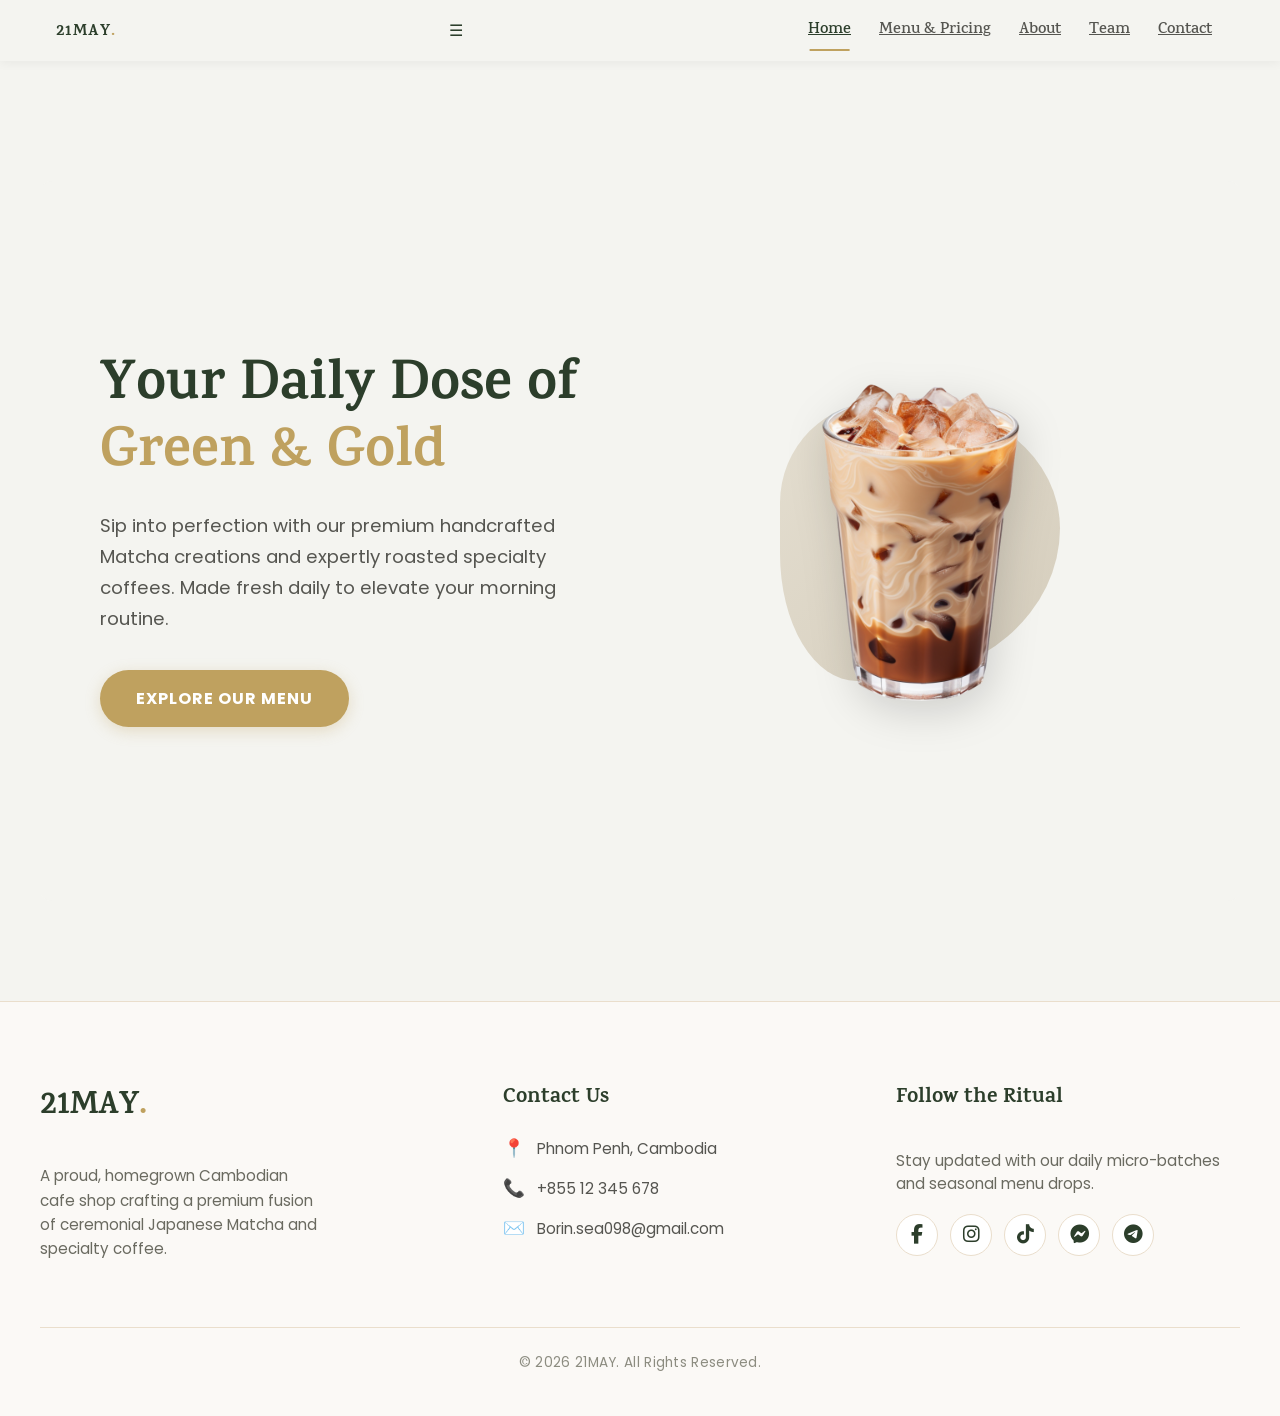
<file: index.html>
<!doctype html>
<html lang="en">
  <head>
    <title>21MAY. | Matcha & Specialty Coffee</title>
    <meta charset="UTF-8" />
    <meta name="viewport" content="width=device-width, initial-scale=1" />
    <link
      rel="icon"
      type="image/x-icon"
      href="./images/favicon/21MAY._Logo.png"
    />
    <link
      rel="stylesheet"
      href="https://cdnjs.cloudflare.com/ajax/libs/font-awesome/6.4.2/css/all.min.css"
    />
    <link rel="stylesheet" href="https://www.w3schools.com/w3css/5/w3.css" />
    <link
      rel="stylesheet"
      href="https://fonts.googleapis.com/css?family=Karma"
    />
    <link rel="stylesheet" href="./css/style.css" />
  </head>
  <body class="creamy">
    <nav
      class="w3-sidebar w3-bar-block w3-card w3-top w3-xlarge w3-animate-left w3-hide-medium w3-hide-large custom-sidebar"
      id="mySidebar"
    >
      <a
        href="javascript:void(0)"
        onclick="w3_close()"
        class="w3-bar-item w3-button sidebar-close-btn"
      >
        Close &times;
      </a>
      <a
        href="index.html"
        onclick="w3_close()"
        class="w3-bar-item w3-button sidebar-link"
        >Home</a
      >
      <a
        href="menuPricing.html"
        onclick="w3_close()"
        class="w3-bar-item w3-button sidebar-link"
        >Menu & Pricing</a
      >
      <a
        href="about.html"
        onclick="w3_close()"
        class="w3-bar-item w3-button sidebar-link"
        >About</a
      >
      <a
        href="team.html"
        onclick="w3_close()"
        class="w3-bar-item w3-button sidebar-link"
        >Team</a
      >
      <a
        href="contact.html"
        onclick="w3_close()"
        class="w3-bar-item w3-button sidebar-link"
        >Contact</a
      >
    </nav>

    <div class="w3-top main-navbar">
      <div class="w3-xlarge navbar-container">
        <div class="logo-wrapper">
          <a href="index.html" class="logo-text"
            >21MAY<span class="logo-dot">.</span></a
          >
        </div>

        <div
          class="w3-button w3-hide-medium w3-hide-large nav-mobile-toggle"
          onclick="w3_open()"
        >
          ☰
        </div>

        <div class="w3-hide-small nav-links-container">
          <a
            href="index.html"
            class="w3-bar-item w3-button w3-medium custom-nav-link active-nav"
            >Home</a
          >
          <a
            href="menuPricing.html"
            class="w3-bar-item w3-button w3-medium custom-nav-link"
            >Menu & Pricing</a
          >
          <a
            href="about.html"
            class="w3-bar-item w3-button w3-medium custom-nav-link"
            >About</a
          >
          <a
            href="team.html"
            class="w3-bar-item w3-button w3-medium custom-nav-link"
            >Team</a
          >
          <a
            href="contact.html"
            class="w3-bar-item w3-button w3-medium custom-nav-link"
            >Contact</a
          >
        </div>
      </div>
    </div>

    <main>
      <div class="hero-wrapper">
        <section class="hero">
          <div class="hero-left">
            <h1 class="hero-title">
              Your Daily Dose of<br /><span class="text-accent"
                >Green & Gold</span
              >
            </h1>
            <p class="hero-description">
              Sip into perfection with our premium handcrafted Matcha creations
              and expertly roasted specialty coffees. Made fresh daily to
              elevate your morning routine.
            </p>
            <a href="menuPricing.html" class="hero-button">Explore Our Menu</a>
          </div>
          <div class="hero-right">
            <div class="img-container">
              <div class="img-backdrop"></div>
              <img
                src="./images/coffee/Iced-Coffee.png"
                alt="Signature Iced Coffee"
              />
            </div>
          </div>
        </section>
      </div>
    </main>

    <footer class="site-footer">
      <div class="footer-container">
        <div class="footer-column brand-info">
          <a href="index.html" class="footer-logo"
            >21MAY<span class="logo-dot">.</span></a
          >
          <p class="footer-tagline">
            A proud, homegrown Cambodian cafe shop crafting a premium fusion of
            ceremonial Japanese Matcha and specialty coffee.
          </p>
        </div>

        <div class="footer-column contact-details">
          <h4 class="footer-heading">Contact Us</h4>
          <ul class="footer-links-list">
            <li>
              <span class="contact-icon">📍</span>
              <span class="contact-text">Phnom Penh, Cambodia</span>
            </li>
            <li>
              <span class="contact-icon">📞</span>
              <a href="tel:+85512345678" class="contact-link"
                >+855 12 345 678</a
              >
            </li>
            <li>
              <span class="contact-icon">✉️</span>
              <a href="mailto:Borin.sea098@gmail.com" class="contact-link"
                >Borin.sea098@gmail.com</a
              >
            </li>
          </ul>
        </div>

        <div class="footer-column social-connect">
          <h4 class="footer-heading">Follow the Ritual</h4>
          <p class="social-description">
            Stay updated with our daily micro-batches and seasonal menu drops.
          </p>
          <div class="social-icons-grid">
            <a href="#" class="social-btn" aria-label="Facebook"
              ><i class="fa-brands fa-facebook-f social-icon-img"></i
            ></a>
            <a href="#" class="social-btn" aria-label="Instagram"
              ><i class="fa-brands fa-instagram social-icon-img"></i
            ></a>
            <a href="#" class="social-btn" aria-label="TikTok"
              ><i class="fa-brands fa-tiktok social-icon-img"></i
            ></a>
            <a href="#" class="social-btn" aria-label="Messenger"
              ><i class="fa-brands fa-facebook-messenger social-icon-img"></i
            ></a>
            <a href="#" class="social-btn" aria-label="Telegram"
              ><i class="fa-brands fa-telegram social-icon-img"></i
            ></a>
          </div>
        </div>
      </div>

      <hr class="footer-divider" />
      <div class="footer-bottom">
        <p class="copyright-text">&copy; 2026 21MAY. All Rights Reserved.</p>
      </div>
    </footer>

    <script>
      function w3_open() {
        document.getElementById("mySidebar").style.display = "block";
      }
      function w3_close() {
        document.getElementById("mySidebar").style.display = "none";
      }
    </script>
  </body>
</html>
</file>
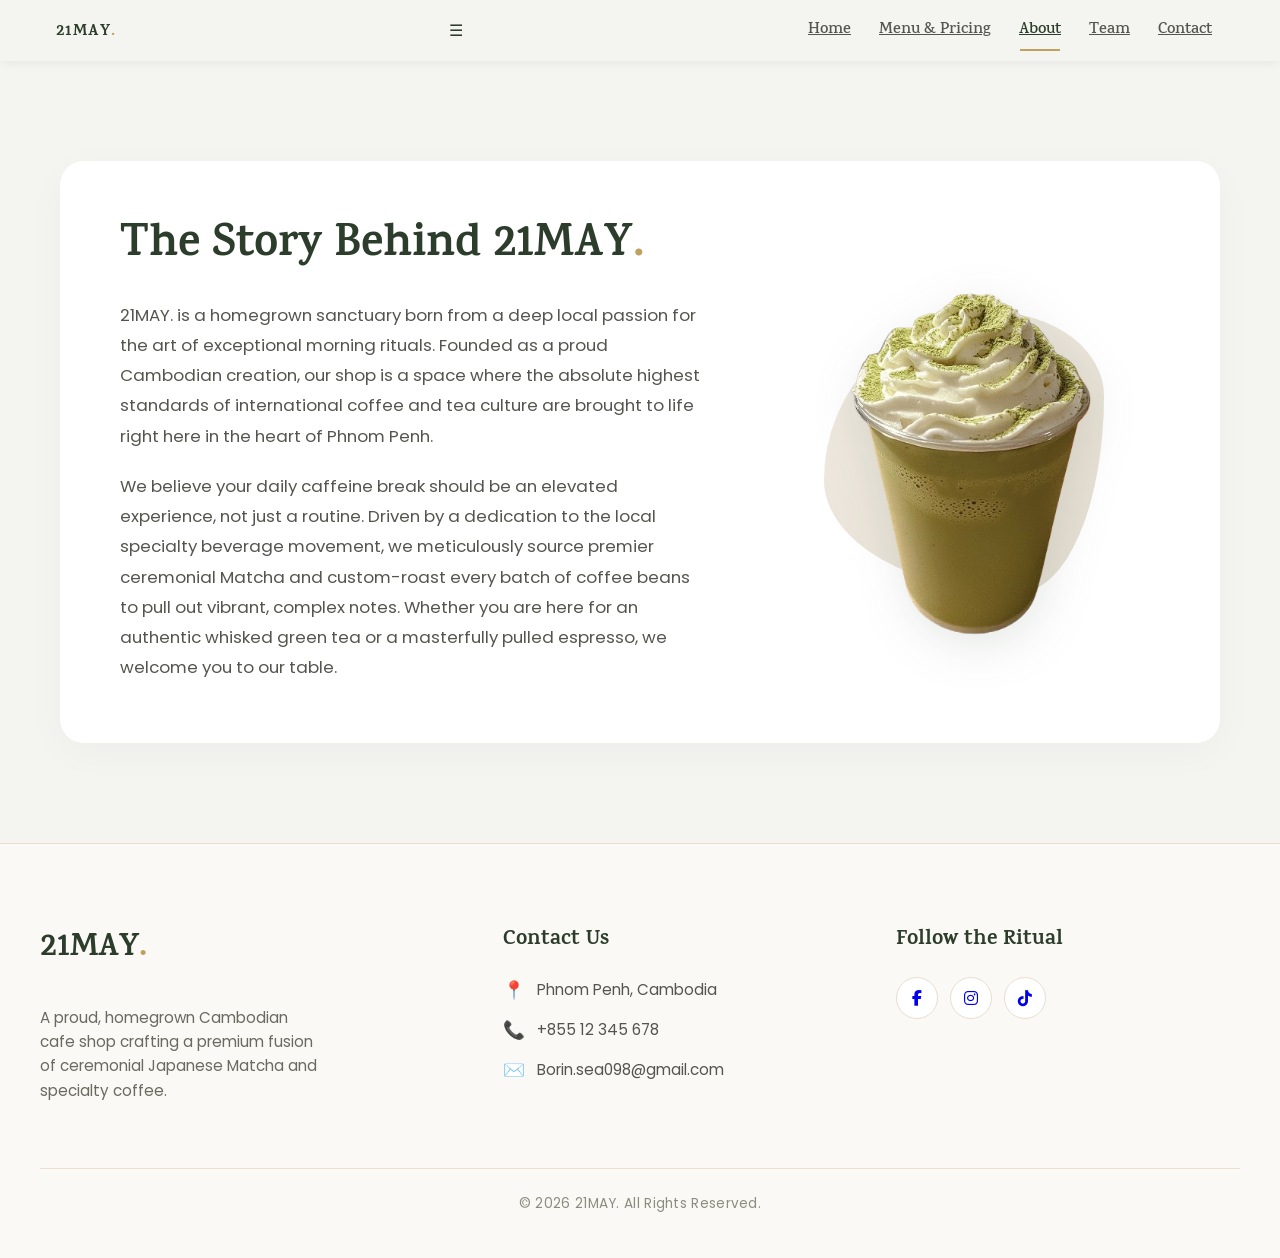
<file: about.html>
<!doctype html>
<html lang="en">
  <head>
    <title>21MAY. | About Us</title>
    <meta charset="UTF-8" />
    <meta name="viewport" content="width=device-width, initial-scale=1" />
    <link
      rel="icon"
      type="image/x-icon"
      href="./images/favicon/21MAY._Logo.png"
    />
    <link
      rel="stylesheet"
      href="https://cdnjs.cloudflare.com/ajax/libs/font-awesome/6.4.2/css/all.min.css"
    />
    <link rel="stylesheet" href="https://www.w3schools.com/w3css/5/w3.css" />
    <link
      rel="stylesheet"
      href="https://fonts.googleapis.com/css?family=Karma"
    />
    <link rel="stylesheet" href="./css/style.css" />
  </head>
  <body class="creamy">
    <nav
      class="w3-sidebar w3-bar-block w3-card w3-top w3-xlarge w3-animate-left w3-hide-medium w3-hide-large custom-sidebar"
      id="mySidebar"
    >
      <a
        href="javascript:void(0)"
        onclick="w3_close()"
        class="w3-bar-item w3-button sidebar-close-btn"
        >Close &times;</a
      >
      <a
        href="index.html"
        onclick="w3_close()"
        class="w3-bar-item w3-button sidebar-link"
        >Home</a
      >
      <a
        href="menuPricing.html"
        onclick="w3_close()"
        class="w3-bar-item w3-button sidebar-link"
        >Menu & Pricing</a
      >
      <a
        href="about.html"
        onclick="w3_close()"
        class="w3-bar-item w3-button sidebar-link"
        >About</a
      >
      <a
        href="team.html"
        onclick="w3_close()"
        class="w3-bar-item w3-button sidebar-link"
        >Team</a
      >
      <a
        href="contact.html"
        onclick="w3_close()"
        class="w3-bar-item w3-button sidebar-link"
        >Contact</a
      >
    </nav>

    <div class="w3-top main-navbar">
      <div class="w3-xlarge navbar-container">
        <div class="logo-wrapper">
          <a href="index.html" class="logo-text"
            >21MAY<span class="logo-dot">.</span></a
          >
        </div>
        <div
          class="w3-button w3-hide-medium w3-hide-large nav-mobile-toggle"
          onclick="w3_open()"
        >
          ☰
        </div>
        <div class="w3-hide-small nav-links-container">
          <a
            href="index.html"
            class="w3-bar-item w3-button w3-medium custom-nav-link"
            >Home</a
          >
          <a
            href="menuPricing.html"
            class="w3-bar-item w3-button w3-medium custom-nav-link"
            >Menu & Pricing</a
          >
          <a
            href="about.html"
            class="w3-bar-item w3-button w3-medium custom-nav-link active-nav"
            >About</a
          >
          <a
            href="team.html"
            class="w3-bar-item w3-button w3-medium custom-nav-link"
            >Team</a
          >
          <a
            href="contact.html"
            class="w3-bar-item w3-button w3-medium custom-nav-link"
            >Contact</a
          >
        </div>
      </div>
    </div>

    <main>
      <section class="about-section">
        <div class="about-container">
          <div class="about-content">
            <h2 class="about-title">
              The Story Behind 21MAY<span class="text-accent">.</span>
            </h2>
            <p class="about-description">
              21MAY. is a homegrown sanctuary born from a deep local passion for
              the art of exceptional morning rituals. Founded as a proud
              Cambodian creation, our shop is a space where the absolute highest
              standards of international coffee and tea culture are brought to
              life right here in the heart of Phnom Penh.
            </p>
            <p class="about-description">
              We believe your daily caffeine break should be an elevated
              experience, not just a routine. Driven by a dedication to the
              local specialty beverage movement, we meticulously source premier
              ceremonial Matcha and custom-roast every batch of coffee beans to
              pull out vibrant, complex notes. Whether you are here for an
              authentic whisked green tea or a masterfully pulled espresso, we
              welcome you to our table.
            </p>
          </div>
          <div class="about-image-wrapper">
            <div class="about-img-container">
              <div class="about-img-backdrop"></div>
              <img
                src="./images/matcha/bgRemove/Matcha-Frappe-removebg-preview.png"
                alt="Signature Craft Strawberry Matcha Drink"
                class="about-item-img"
              />
            </div>
          </div>
        </div>
      </section>
    </main>

    <footer class="site-footer">
      <div class="footer-container">
        <div class="footer-column brand-info">
          <a href="index.html" class="footer-logo"
            >21MAY<span class="logo-dot">.</span></a
          >
          <p class="footer-tagline">
            A proud, homegrown Cambodian cafe shop crafting a premium fusion of
            ceremonial Japanese Matcha and specialty coffee.
          </p>
        </div>
        <div class="footer-column contact-details">
          <h4 class="footer-heading">Contact Us</h4>
          <ul class="footer-links-list">
            <li>
              <span class="contact-icon">📍</span
              ><span class="contact-text">Phnom Penh, Cambodia</span>
            </li>
            <li>
              <span class="contact-icon">📞</span
              ><a href="tel:+85512345678" class="contact-link"
                >+855 12 345 678</a
              >
            </li>
            <li>
              <span class="contact-icon">✉️</span
              ><a href="mailto:Borin.sea098@gmail.com" class="contact-link"
                >Borin.sea098@gmail.com</a
              >
            </li>
          </ul>
        </div>
        <div class="footer-column social-connect">
          <h4 class="footer-heading">Follow the Ritual</h4>
          <div class="social-icons-grid">
            <a href="#" class="social-btn"
              ><i class="fa-brands fa-facebook-f"></i
            ></a>
            <a href="#" class="social-btn"
              ><i class="fa-brands fa-instagram"></i
            ></a>
            <a href="#" class="social-btn"
              ><i class="fa-brands fa-tiktok"></i
            ></a>
          </div>
        </div>
      </div>
      <hr class="footer-divider" />
      <div class="footer-bottom">
        <p class="copyright-text">&copy; 2026 21MAY. All Rights Reserved.</p>
      </div>
    </footer>

    <script>
      function w3_open() {
        document.getElementById("mySidebar").style.display = "block";
      }
      function w3_close() {
        document.getElementById("mySidebar").style.display = "none";
      }
    </script>
  </body>
</html>
</file>
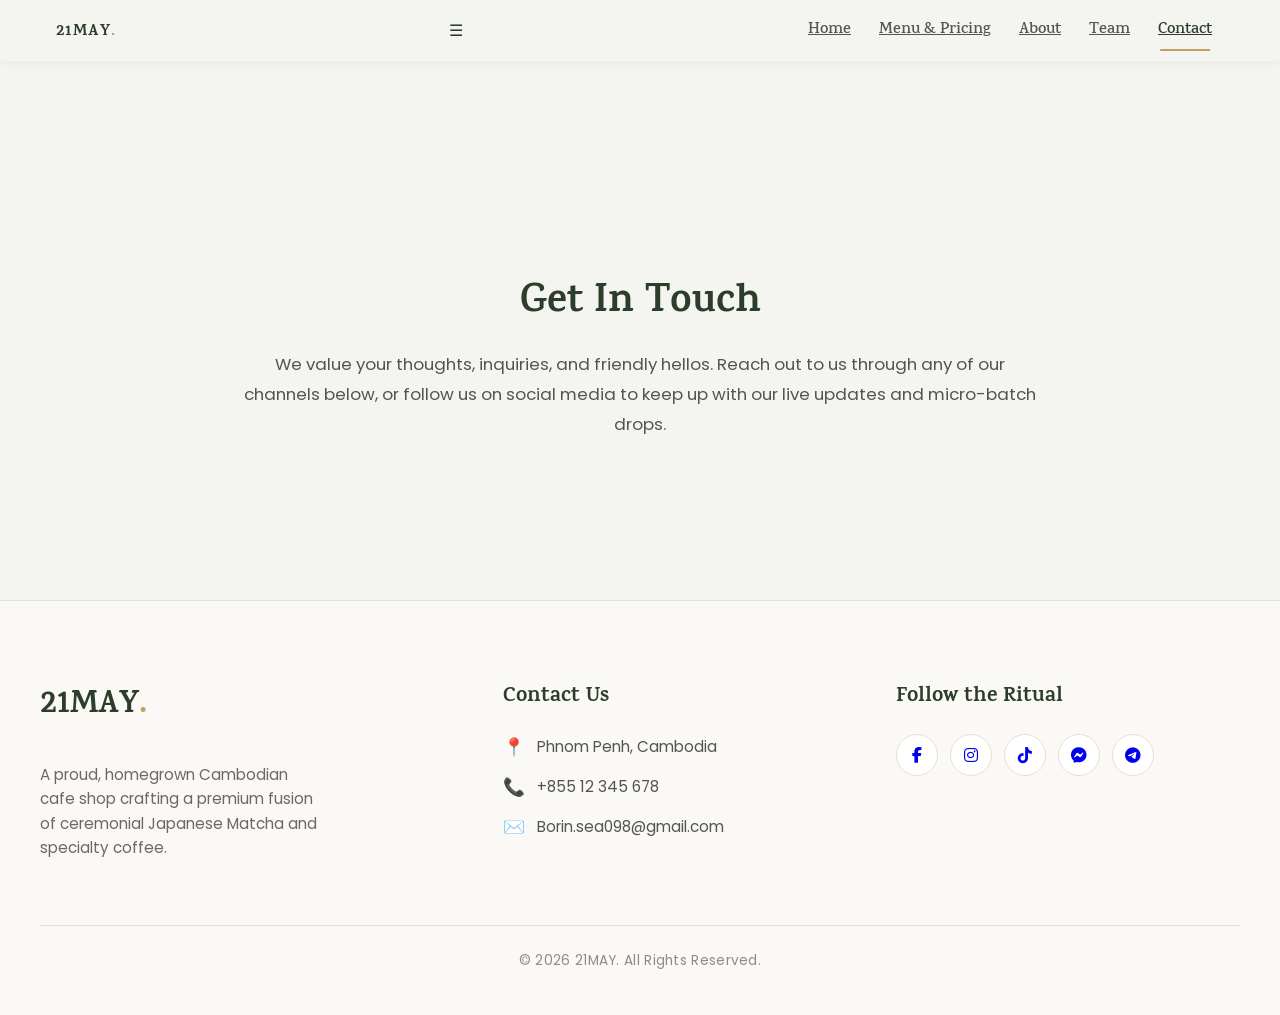
<file: contact.html>
<!doctype html>
<html lang="en">
  <head>
    <title>21MAY. | Contact Us</title>
    <meta charset="UTF-8" />
    <meta name="viewport" content="width=device-width, initial-scale=1" />
    <link
      rel="icon"
      type="image/x-icon"
      href="./images/favicon/21MAY._Logo.png"
    />
    <link
      rel="stylesheet"
      href="https://cdnjs.cloudflare.com/ajax/libs/font-awesome/6.4.2/css/all.min.css"
    />
    <link rel="stylesheet" href="https://www.w3schools.com/w3css/5/w3.css" />
    <link
      rel="stylesheet"
      href="https://fonts.googleapis.com/css?family=Karma"
    />
    <link rel="stylesheet" href="./css/style.css" />
  </head>
  <body class="creamy">
    <nav
      class="w3-sidebar w3-bar-block w3-card w3-top w3-xlarge w3-animate-left w3-hide-medium w3-hide-large custom-sidebar"
      id="mySidebar"
    >
      <a
        href="javascript:void(0)"
        onclick="w3_close()"
        class="w3-bar-item w3-button sidebar-close-btn"
        >Close &times;</a
      >
      <a
        href="index.html"
        onclick="w3_close()"
        class="w3-bar-item w3-button sidebar-link"
        >Home</a
      >
      <a
        href="menuPricing.html"
        onclick="w3_close()"
        class="w3-bar-item w3-button sidebar-link"
        >Menu & Pricing</a
      >
      <a
        href="about.html"
        onclick="w3_close()"
        class="w3-bar-item w3-button sidebar-link"
        >About</a
      >
      <a
        href="team.html"
        onclick="w3_close()"
        class="w3-bar-item w3-button sidebar-link"
        >Team</a
      >
      <a
        href="contact.html"
        onclick="w3_close()"
        class="w3-bar-item w3-button sidebar-link"
        >Contact</a
      >
    </nav>

    <div class="w3-top main-navbar">
      <div class="w3-xlarge navbar-container">
        <div class="logo-wrapper">
          <a href="index.html" class="logo-text"
            >21MAY<span class="logo-dot">.</span></a
          >
        </div>
        <div
          class="w3-button w3-hide-medium w3-hide-large nav-mobile-toggle"
          onclick="w3_open()"
        >
          ☰
        </div>
        <div class="w3-hide-small nav-links-container">
          <a
            href="index.html"
            class="w3-bar-item w3-button w3-medium custom-nav-link"
            >Home</a
          >
          <a
            href="menuPricing.html"
            class="w3-bar-item w3-button w3-medium custom-nav-link"
            >Menu & Pricing</a
          >
          <a
            href="about.html"
            class="w3-bar-item w3-button w3-medium custom-nav-link"
            >About</a
          >
          <a
            href="team.html"
            class="w3-bar-item w3-button w3-medium custom-nav-link"
            >Team</a
          >
          <a
            href="contact.html"
            class="w3-bar-item w3-button w3-medium custom-nav-link active-nav"
            >Contact</a
          >
        </div>
      </div>
    </div>

    <main>
      <section
        class="about-section"
        style="padding: 120px 20px 60px 20px; text-align: center"
      >
        <div style="max-width: 800px; margin: 0 auto">
          <h2
            class="about-title"
            style="font-size: 2.5rem; margin-bottom: 20px"
          >
            Get In Touch
          </h2>
          <p class="about-description">
            We value your thoughts, inquiries, and friendly hellos. Reach out to
            us through any of our channels below, or follow us on social media
            to keep up with our live updates and micro-batch drops.
          </p>
        </div>
      </section>
    </main>

    <footer class="site-footer">
      <div class="footer-container">
        <div class="footer-column brand-info">
          <a href="index.html" class="footer-logo"
            >21MAY<span class="logo-dot">.</span></a
          >
          <p class="footer-tagline">
            A proud, homegrown Cambodian cafe shop crafting a premium fusion of
            ceremonial Japanese Matcha and specialty coffee.
          </p>
        </div>
        <div class="footer-column contact-details">
          <h4 class="footer-heading">Contact Us</h4>
          <ul class="footer-links-list">
            <li>
              <span class="contact-icon">📍</span
              ><span class="contact-text">Phnom Penh, Cambodia</span>
            </li>
            <li>
              <span class="contact-icon">📞</span
              ><a href="tel:+85512345678" class="contact-link"
                >+855 12 345 678</a
              >
            </li>
            <li>
              <span class="contact-icon">✉️</span
              ><a href="mailto:Borin.sea098@gmail.com" class="contact-link"
                >Borin.sea098@gmail.com</a
              >
            </li>
          </ul>
        </div>
        <div class="footer-column social-connect">
          <h4 class="footer-heading">Follow the Ritual</h4>
          <div class="social-icons-grid">
            <a href="#" class="social-btn"
              ><i class="fa-brands fa-facebook-f"></i
            ></a>
            <a href="#" class="social-btn"
              ><i class="fa-brands fa-instagram"></i
            ></a>
            <a href="#" class="social-btn"
              ><i class="fa-brands fa-tiktok"></i
            ></a>
            <a href="#" class="social-btn"
              ><i class="fa-brands fa-facebook-messenger"></i
            ></a>
            <a href="#" class="social-btn"
              ><i class="fa-brands fa-telegram"></i
            ></a>
          </div>
        </div>
      </div>
      <hr class="footer-divider" />
      <div class="footer-bottom">
        <p class="copyright-text">&copy; 2026 21MAY. All Rights Reserved.</p>
      </div>
    </footer>

    <script>
      function w3_open() {
        document.getElementById("mySidebar").style.display = "block";
      }
      function w3_close() {
        document.getElementById("mySidebar").style.display = "none";
      }
    </script>
  </body>
</html>
</file>
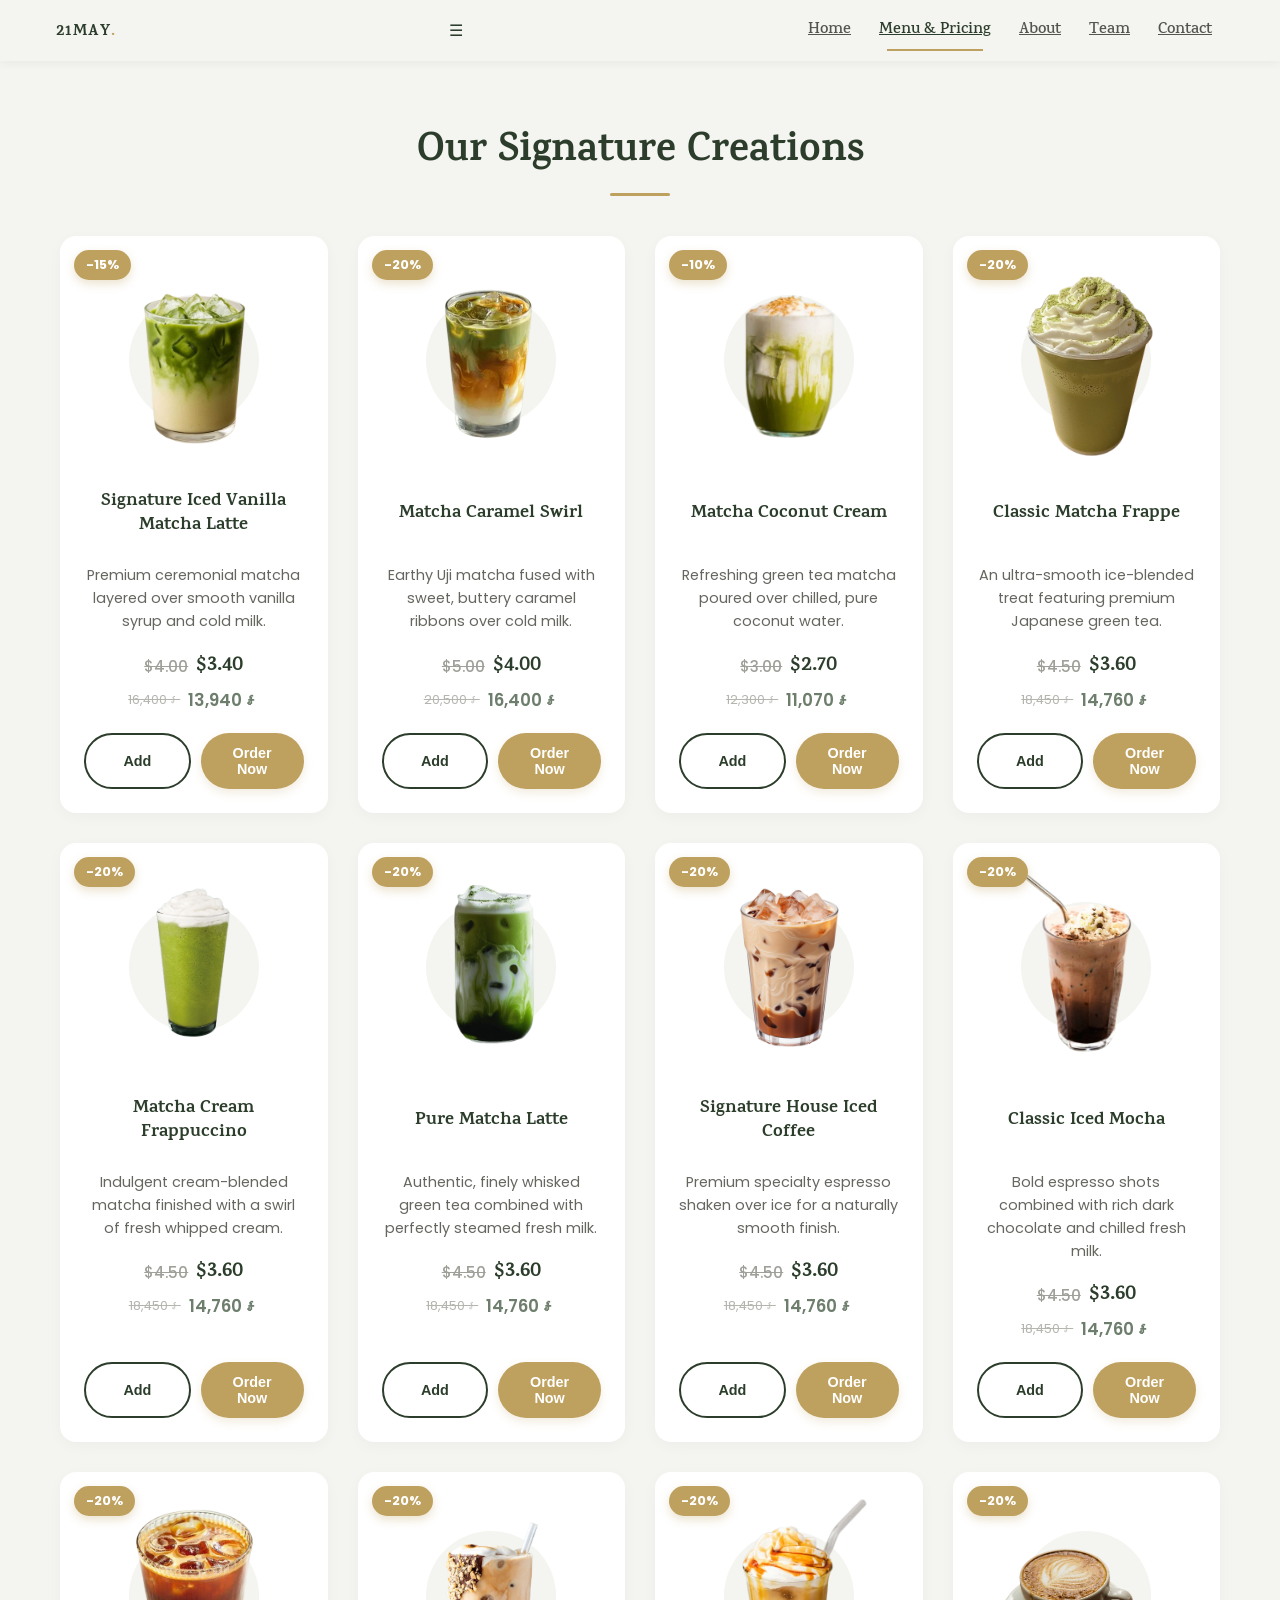
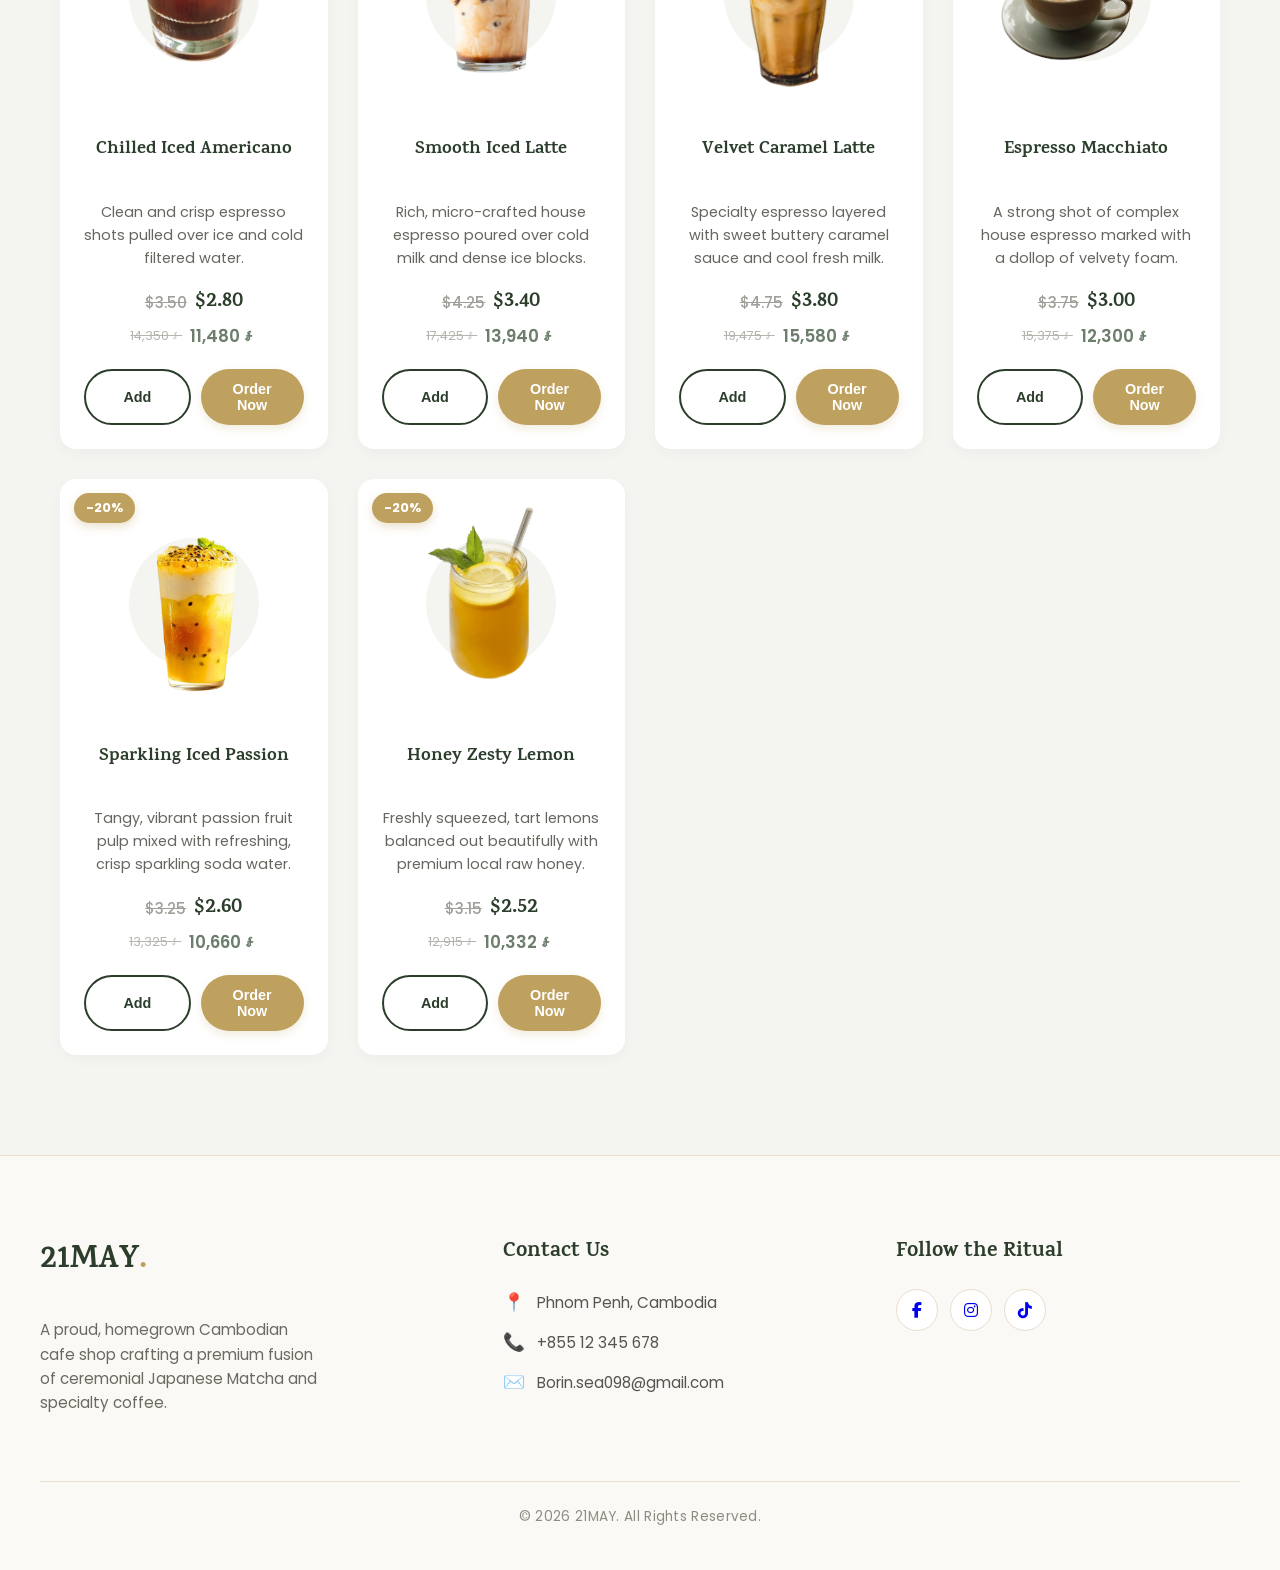
<file: menuPricing.html>
<!doctype html>
<html lang="en">
  <head>
    <title>21MAY. | Menu & Pricing</title>
    <meta charset="UTF-8" />
    <meta name="viewport" content="width=device-width, initial-scale=1" />
    <link
      rel="icon"
      type="image/x-icon"
      href="./images/favicon/21MAY._Logo.png"
    />
    <link
      rel="stylesheet"
      href="https://cdnjs.cloudflare.com/ajax/libs/font-awesome/6.4.2/css/all.min.css"
    />
    <link rel="stylesheet" href="https://www.w3schools.com/w3css/5/w3.css" />
    <link
      rel="stylesheet"
      href="https://fonts.googleapis.com/css?family=Karma"
    />
    <link rel="stylesheet" href="./css/style.css" />
  </head>
  <body class="creamy">
    <nav
      class="w3-sidebar w3-bar-block w3-card w3-top w3-xlarge w3-animate-left w3-hide-medium w3-hide-large custom-sidebar"
      id="mySidebar"
    >
      <a
        href="javascript:void(0)"
        onclick="w3_close()"
        class="w3-bar-item w3-button sidebar-close-btn"
        >Close &times;</a
      >
      <a
        href="index.html"
        onclick="w3_close()"
        class="w3-bar-item w3-button sidebar-link"
        >Home</a
      >
      <a
        href="menuPricing.html"
        onclick="w3_close()"
        class="w3-bar-item w3-button sidebar-link"
        >Menu & Pricing</a
      >
      <a
        href="about.html"
        onclick="w3_close()"
        class="w3-bar-item w3-button sidebar-link"
        >About</a
      >
      <a
        href="team.html"
        onclick="w3_close()"
        class="w3-bar-item w3-button sidebar-link"
        >Team</a
      >
      <a
        href="contact.html"
        onclick="w3_close()"
        class="w3-bar-item w3-button sidebar-link"
        >Contact</a
      >
    </nav>

    <div class="w3-top main-navbar">
      <div class="w3-xlarge navbar-container">
        <div class="logo-wrapper">
          <a href="index.html" class="logo-text"
            >21MAY<span class="logo-dot">.</span></a
          >
        </div>
        <div
          class="w3-button w3-hide-medium w3-hide-large nav-mobile-toggle"
          onclick="w3_open()"
        >
          ☰
        </div>
        <div class="w3-hide-small nav-links-container">
          <a
            href="index.html"
            class="w3-bar-item w3-button w3-medium custom-nav-link"
            >Home</a
          >
          <a
            href="menuPricing.html"
            class="w3-bar-item w3-button w3-medium custom-nav-link active-nav"
            >Menu & Pricing</a
          >
          <a
            href="about.html"
            class="w3-bar-item w3-button w3-medium custom-nav-link"
            >About</a
          >
          <a
            href="team.html"
            class="w3-bar-item w3-button w3-medium custom-nav-link"
            >Team</a
          >
          <a
            href="contact.html"
            class="w3-bar-item w3-button w3-medium custom-nav-link"
            >Contact</a
          >
        </div>
      </div>
    </div>

    <main>
      <section class="menu-section">
        <div class="menu-container">
          <h2 class="menu-title">Our Signature Creations</h2>
          <div class="menu-grid">
            <div class="menu-item">
              <div class="menu-img-container">
                <span class="menu-discount-badge">-15%</span>
                <div class="menu-img-backdrop"></div>
                <img
                  src="./images/matcha/bgRemove/Iced-Vanilla-Matcha-Latte-removebg-preview.png"
                  alt="Signature Iced Vanilla Matcha Latte"
                  class="menu-item-img"
                />
              </div>
              <div class="menu-title-group">
                <h5 class="menu-item-title">
                  Signature Iced Vanilla Matcha Latte
                </h5>
              </div>
              <p class="menu-item-description">
                Premium ceremonial matcha layered over smooth vanilla syrup and
                cold milk.
              </p>
              <div class="menu-price-container">
                <div class="price-row us-price">
                  <span class="old-price">$4.00</span
                  ><span class="current-price">$3.40</span>
                </div>
                <div class="price-row kh-price">
                  <span class="old-price-kh">16,400៛</span
                  ><span class="current-price-kh">13,940៛</span>
                </div>
              </div>
              <div class="menu-item-buttons">
                <button class="btn-add">Add</button
                ><button class="btn-order">Order Now</button>
              </div>
            </div>

            <div class="menu-item">
              <div class="menu-img-container">
                <span class="menu-discount-badge">-20%</span>
                <div class="menu-img-backdrop"></div>
                <img
                  src="./images/matcha/bgRemove/Matcha-Caramel-2-removebg-preview.png"
                  alt="Matcha Caramel"
                  class="menu-item-img"
                />
              </div>
              <div class="menu-title-group">
                <h5 class="menu-item-title">Matcha Caramel Swirl</h5>
              </div>
              <p class="menu-item-description">
                Earthy Uji matcha fused with sweet, buttery caramel ribbons over
                cold milk.
              </p>
              <div class="menu-price-container">
                <div class="price-row us-price">
                  <span class="old-price">$5.00</span
                  ><span class="current-price">$4.00</span>
                </div>
                <div class="price-row kh-price">
                  <span class="old-price-kh">20,500៛</span
                  ><span class="current-price-kh">16,400៛</span>
                </div>
              </div>
              <div class="menu-item-buttons">
                <button class="btn-add">Add</button
                ><button class="btn-order">Order Now</button>
              </div>
            </div>

            <div class="menu-item">
              <div class="menu-img-container">
                <span class="menu-discount-badge">-10%</span>
                <div class="menu-img-backdrop"></div>
                <img
                  src="./images/matcha/bgRemove/Matcha-Coconut-Cream-removebg-preview.png"
                  alt="Matcha Coconut Cream"
                  class="menu-item-img"
                />
              </div>
              <div class="menu-title-group">
                <h5 class="menu-item-title">Matcha Coconut Cream</h5>
              </div>
              <p class="menu-item-description">
                Refreshing green tea matcha poured over chilled, pure coconut
                water.
              </p>
              <div class="menu-price-container">
                <div class="price-row us-price">
                  <span class="old-price">$3.00</span
                  ><span class="current-price">$2.70</span>
                </div>
                <div class="price-row kh-price">
                  <span class="old-price-kh">12,300៛</span
                  ><span class="current-price-kh">11,070៛</span>
                </div>
              </div>
              <div class="menu-item-buttons">
                <button class="btn-add">Add</button
                ><button class="btn-order">Order Now</button>
              </div>
            </div>

            <div class="menu-item">
              <div class="menu-img-container">
                <span class="menu-discount-badge">-20%</span>
                <div class="menu-img-backdrop"></div>
                <img
                  src="./images/matcha/bgRemove/Matcha-Frappe-removebg-preview.png"
                  alt="Classic Matcha Frappe"
                  class="menu-item-img"
                />
              </div>
              <div class="menu-title-group">
                <h5 class="menu-item-title">Classic Matcha Frappe</h5>
              </div>
              <p class="menu-item-description">
                An ultra-smooth ice-blended treat featuring premium Japanese
                green tea.
              </p>
              <div class="menu-price-container">
                <div class="price-row us-price">
                  <span class="old-price">$4.50</span
                  ><span class="current-price">$3.60</span>
                </div>
                <div class="price-row kh-price">
                  <span class="old-price-kh">18,450៛</span
                  ><span class="current-price-kh">14,760៛</span>
                </div>
              </div>
              <div class="menu-item-buttons">
                <button class="btn-add">Add</button
                ><button class="btn-order">Order Now</button>
              </div>
            </div>

            <div class="menu-item">
              <div class="menu-img-container">
                <span class="menu-discount-badge">-20%</span>
                <div class="menu-img-backdrop"></div>
                <img
                  src="./images/matcha/bgRemove/Matcha-Cream-Frappuccino-removebg-preview.png"
                  alt="Matcha Cream Frappuccino"
                  class="menu-item-img"
                />
              </div>
              <div class="menu-title-group">
                <h5 class="menu-item-title">Matcha Cream Frappuccino</h5>
              </div>
              <p class="menu-item-description">
                Indulgent cream-blended matcha finished with a swirl of fresh
                whipped cream.
              </p>
              <div class="menu-price-container">
                <div class="price-row us-price">
                  <span class="old-price">$4.50</span
                  ><span class="current-price">$3.60</span>
                </div>
                <div class="price-row kh-price">
                  <span class="old-price-kh">18,450៛</span
                  ><span class="current-price-kh">14,760៛</span>
                </div>
              </div>
              <div class="menu-item-buttons">
                <button class="btn-add">Add</button
                ><button class="btn-order">Order Now</button>
              </div>
            </div>

            <div class="menu-item">
              <div class="menu-img-container">
                <span class="menu-discount-badge">-20%</span>
                <div class="menu-img-backdrop"></div>
                <img
                  src="./images/matcha/bgRemove/Matcha-Latte-2-removebg-preview.png"
                  alt="Matcha Latte"
                  class="menu-item-img"
                />
              </div>
              <div class="menu-title-group">
                <h5 class="menu-item-title">Pure Matcha Latte</h5>
              </div>
              <p class="menu-item-description">
                Authentic, finely whisked green tea combined with perfectly
                steamed fresh milk.
              </p>
              <div class="menu-price-container">
                <div class="price-row us-price">
                  <span class="old-price">$4.50</span
                  ><span class="current-price">$3.60</span>
                </div>
                <div class="price-row kh-price">
                  <span class="old-price-kh">18,450៛</span
                  ><span class="current-price-kh">14,760៛</span>
                </div>
              </div>
              <div class="menu-item-buttons">
                <button class="btn-add">Add</button
                ><button class="btn-order">Order Now</button>
              </div>
            </div>

            <div class="menu-item">
              <div class="menu-img-container">
                <span class="menu-discount-badge">-20%</span>
                <div class="menu-img-backdrop"></div>
                <img
                  src="./images/coffee/Iced-Coffee.png"
                  alt="Signature House Iced Coffee"
                  class="menu-item-img"
                />
              </div>
              <div class="menu-title-group">
                <h5 class="menu-item-title">Signature House Iced Coffee</h5>
              </div>
              <p class="menu-item-description">
                Premium specialty espresso shaken over ice for a naturally
                smooth finish.
              </p>
              <div class="menu-price-container">
                <div class="price-row us-price">
                  <span class="old-price">$4.50</span
                  ><span class="current-price">$3.60</span>
                </div>
                <div class="price-row kh-price">
                  <span class="old-price-kh">18,450៛</span
                  ><span class="current-price-kh">14,760៛</span>
                </div>
              </div>
              <div class="menu-item-buttons">
                <button class="btn-add">Add</button
                ><button class="btn-order">Order Now</button>
              </div>
            </div>

            <div class="menu-item">
              <div class="menu-img-container">
                <span class="menu-discount-badge">-20%</span>
                <div class="menu-img-backdrop"></div>
                <img
                  src="./images/coffee/bgRemove/Iced-Mocha-removebg-preview.png"
                  alt="Classic Iced Mocha"
                  class="menu-item-img"
                />
              </div>
              <div class="menu-title-group">
                <h5 class="menu-item-title">Classic Iced Mocha</h5>
              </div>
              <p class="menu-item-description">
                Bold espresso shots combined with rich dark chocolate and
                chilled fresh milk.
              </p>
              <div class="menu-price-container">
                <div class="price-row us-price">
                  <span class="old-price">$4.50</span
                  ><span class="current-price">$3.60</span>
                </div>
                <div class="price-row kh-price">
                  <span class="old-price-kh">18,450៛</span
                  ><span class="current-price-kh">14,760៛</span>
                </div>
              </div>
              <div class="menu-item-buttons">
                <button class="btn-add">Add</button
                ><button class="btn-order">Order Now</button>
              </div>
            </div>

            <div class="menu-item">
              <div class="menu-img-container">
                <span class="menu-discount-badge">-20%</span>
                <div class="menu-img-backdrop"></div>
                <img
                  src="./images/coffee/bgRemove/Iced-Americano-removebg-preview.png"
                  alt="Chilled Iced Americano"
                  class="menu-item-img"
                />
              </div>
              <div class="menu-title-group">
                <h5 class="menu-item-title">Chilled Iced Americano</h5>
              </div>
              <p class="menu-item-description">
                Clean and crisp espresso shots pulled over ice and cold filtered
                water.
              </p>
              <div class="menu-price-container">
                <div class="price-row us-price">
                  <span class="old-price">$3.50</span
                  ><span class="current-price">$2.80</span>
                </div>
                <div class="price-row kh-price">
                  <span class="old-price-kh">14,350៛</span
                  ><span class="current-price-kh">11,480៛</span>
                </div>
              </div>
              <div class="menu-item-buttons">
                <button class="btn-add">Add</button
                ><button class="btn-order">Order Now</button>
              </div>
            </div>

            <div class="menu-item">
              <div class="menu-img-container">
                <span class="menu-discount-badge">-20%</span>
                <div class="menu-img-backdrop"></div>
                <img
                  src="./images/coffee/bgRemove/Iced-Latte-removebg-preview.png"
                  alt="Smooth Iced Latte"
                  class="menu-item-img"
                />
              </div>
              <div class="menu-title-group">
                <h5 class="menu-item-title">Smooth Iced Latte</h5>
              </div>
              <p class="menu-item-description">
                Rich, micro-crafted house espresso poured over cold milk and
                dense ice blocks.
              </p>
              <div class="menu-price-container">
                <div class="price-row us-price">
                  <span class="old-price">$4.25</span
                  ><span class="current-price">$3.40</span>
                </div>
                <div class="price-row kh-price">
                  <span class="old-price-kh">17,425៛</span
                  ><span class="current-price-kh">13,940៛</span>
                </div>
              </div>
              <div class="menu-item-buttons">
                <button class="btn-add">Add</button
                ><button class="btn-order">Order Now</button>
              </div>
            </div>

            <div class="menu-item">
              <div class="menu-img-container">
                <span class="menu-discount-badge">-20%</span>
                <div class="menu-img-backdrop"></div>
                <img
                  src="./images/coffee/bgRemove/Iced-Caramel-Latte-removebg-preview.png"
                  alt="Velvet Sweet Caramel Latte"
                  class="menu-item-img"
                />
              </div>
              <div class="menu-title-group">
                <h5 class="menu-item-title">Velvet Caramel Latte</h5>
              </div>
              <p class="menu-item-description">
                Specialty espresso layered with sweet buttery caramel sauce and
                cool fresh milk.
              </p>
              <div class="menu-price-container">
                <div class="price-row us-price">
                  <span class="old-price">$4.75</span
                  ><span class="current-price">$3.80</span>
                </div>
                <div class="price-row kh-price">
                  <span class="old-price-kh">19,475៛</span
                  ><span class="current-price-kh">15,580៛</span>
                </div>
              </div>
              <div class="menu-item-buttons">
                <button class="btn-add">Add</button
                ><button class="btn-order">Order Now</button>
              </div>
            </div>

            <div class="menu-item">
              <div class="menu-img-container">
                <span class="menu-discount-badge">-20%</span>
                <div class="menu-img-backdrop"></div>
                <img
                  src="./images/coffee/bgRemove/Espresso-Macchiato-Latte-removebg-preview.png"
                  alt="Espresso Macchiato Latte"
                  class="menu-item-img"
                />
              </div>
              <div class="menu-title-group">
                <h5 class="menu-item-title">Espresso Macchiato</h5>
              </div>
              <p class="menu-item-description">
                A strong shot of complex house espresso marked with a dollop of
                velvety foam.
              </p>
              <div class="menu-price-container">
                <div class="price-row us-price">
                  <span class="old-price">$3.75</span
                  ><span class="current-price">$3.00</span>
                </div>
                <div class="price-row kh-price">
                  <span class="old-price-kh">15,375៛</span
                  ><span class="current-price-kh">12,300៛</span>
                </div>
              </div>
              <div class="menu-item-buttons">
                <button class="btn-add">Add</button
                ><button class="btn-order">Order Now</button>
              </div>
            </div>

            <div class="menu-item">
              <div class="menu-img-container">
                <span class="menu-discount-badge">-20%</span>
                <div class="menu-img-backdrop"></div>
                <img
                  src="./images/lemon/bgRemove/Iced-Passion-removebg-preview.png"
                  alt="Sparkling Iced Passion Fruit"
                  class="menu-item-img"
                />
              </div>
              <div class="menu-title-group">
                <h5 class="menu-item-title">Sparkling Iced Passion</h5>
              </div>
              <p class="menu-item-description">
                Tangy, vibrant passion fruit pulp mixed with refreshing, crisp
                sparkling soda water.
              </p>
              <div class="menu-price-container">
                <div class="price-row us-price">
                  <span class="old-price">$3.25</span
                  ><span class="current-price">$2.60</span>
                </div>
                <div class="price-row kh-price">
                  <span class="old-price-kh">13,325៛</span
                  ><span class="current-price-kh">10,660៛</span>
                </div>
              </div>
              <div class="menu-item-buttons">
                <button class="btn-add">Add</button
                ><button class="btn-order">Order Now</button>
              </div>
            </div>

            <div class="menu-item">
              <div class="menu-img-container">
                <span class="menu-discount-badge">-20%</span>
                <div class="menu-img-backdrop"></div>
                <img
                  src="./images/lemon/bgRemove/Lemon-Juice-removebg-preview.png"
                  alt="Honey Zesty Lemon Juice"
                  class="menu-item-img"
                />
              </div>
              <div class="menu-title-group">
                <h5 class="menu-item-title">Honey Zesty Lemon</h5>
              </div>
              <p class="menu-item-description">
                Freshly squeezed, tart lemons balanced out beautifully with
                premium local raw honey.
              </p>
              <div class="menu-price-container">
                <div class="price-row us-price">
                  <span class="old-price">$3.15</span
                  ><span class="current-price">$2.52</span>
                </div>
                <div class="price-row kh-price">
                  <span class="old-price-kh">12,915៛</span
                  ><span class="current-price-kh">10,332៛</span>
                </div>
              </div>
              <div class="menu-item-buttons">
                <button class="btn-add">Add</button
                ><button class="btn-order">Order Now</button>
              </div>
            </div>
          </div>
        </div>
      </section>
    </main>

    <footer class="site-footer">
      <div class="footer-container">
        <div class="footer-column brand-info">
          <a href="index.html" class="footer-logo"
            >21MAY<span class="logo-dot">.</span></a
          >
          <p class="footer-tagline">
            A proud, homegrown Cambodian cafe shop crafting a premium fusion of
            ceremonial Japanese Matcha and specialty coffee.
          </p>
        </div>
        <div class="footer-column contact-details">
          <h4 class="footer-heading">Contact Us</h4>
          <ul class="footer-links-list">
            <li>
              <span class="contact-icon">📍</span
              ><span class="contact-text">Phnom Penh, Cambodia</span>
            </li>
            <li>
              <span class="contact-icon">📞</span
              ><a href="tel:+85512345678" class="contact-link"
                >+855 12 345 678</a
              >
            </li>
            <li>
              <span class="contact-icon">✉️</span
              ><a href="mailto:Borin.sea098@gmail.com" class="contact-link"
                >Borin.sea098@gmail.com</a
              >
            </li>
          </ul>
        </div>
        <div class="footer-column social-connect">
          <h4 class="footer-heading">Follow the Ritual</h4>
          <div class="social-icons-grid">
            <a href="#" class="social-btn"
              ><i class="fa-brands fa-facebook-f"></i
            ></a>
            <a href="#" class="social-btn"
              ><i class="fa-brands fa-instagram"></i
            ></a>
            <a href="#" class="social-btn"
              ><i class="fa-brands fa-tiktok"></i
            ></a>
          </div>
        </div>
      </div>
      <hr class="footer-divider" />
      <div class="footer-bottom">
        <p class="copyright-text">&copy; 2026 21MAY. All Rights Reserved.</p>
      </div>
    </footer>

    <script>
      function w3_open() {
        document.getElementById("mySidebar").style.display = "block";
      }
      function w3_close() {
        document.getElementById("mySidebar").style.display = "none";
      }
    </script>
  </body>
</html>
</file>
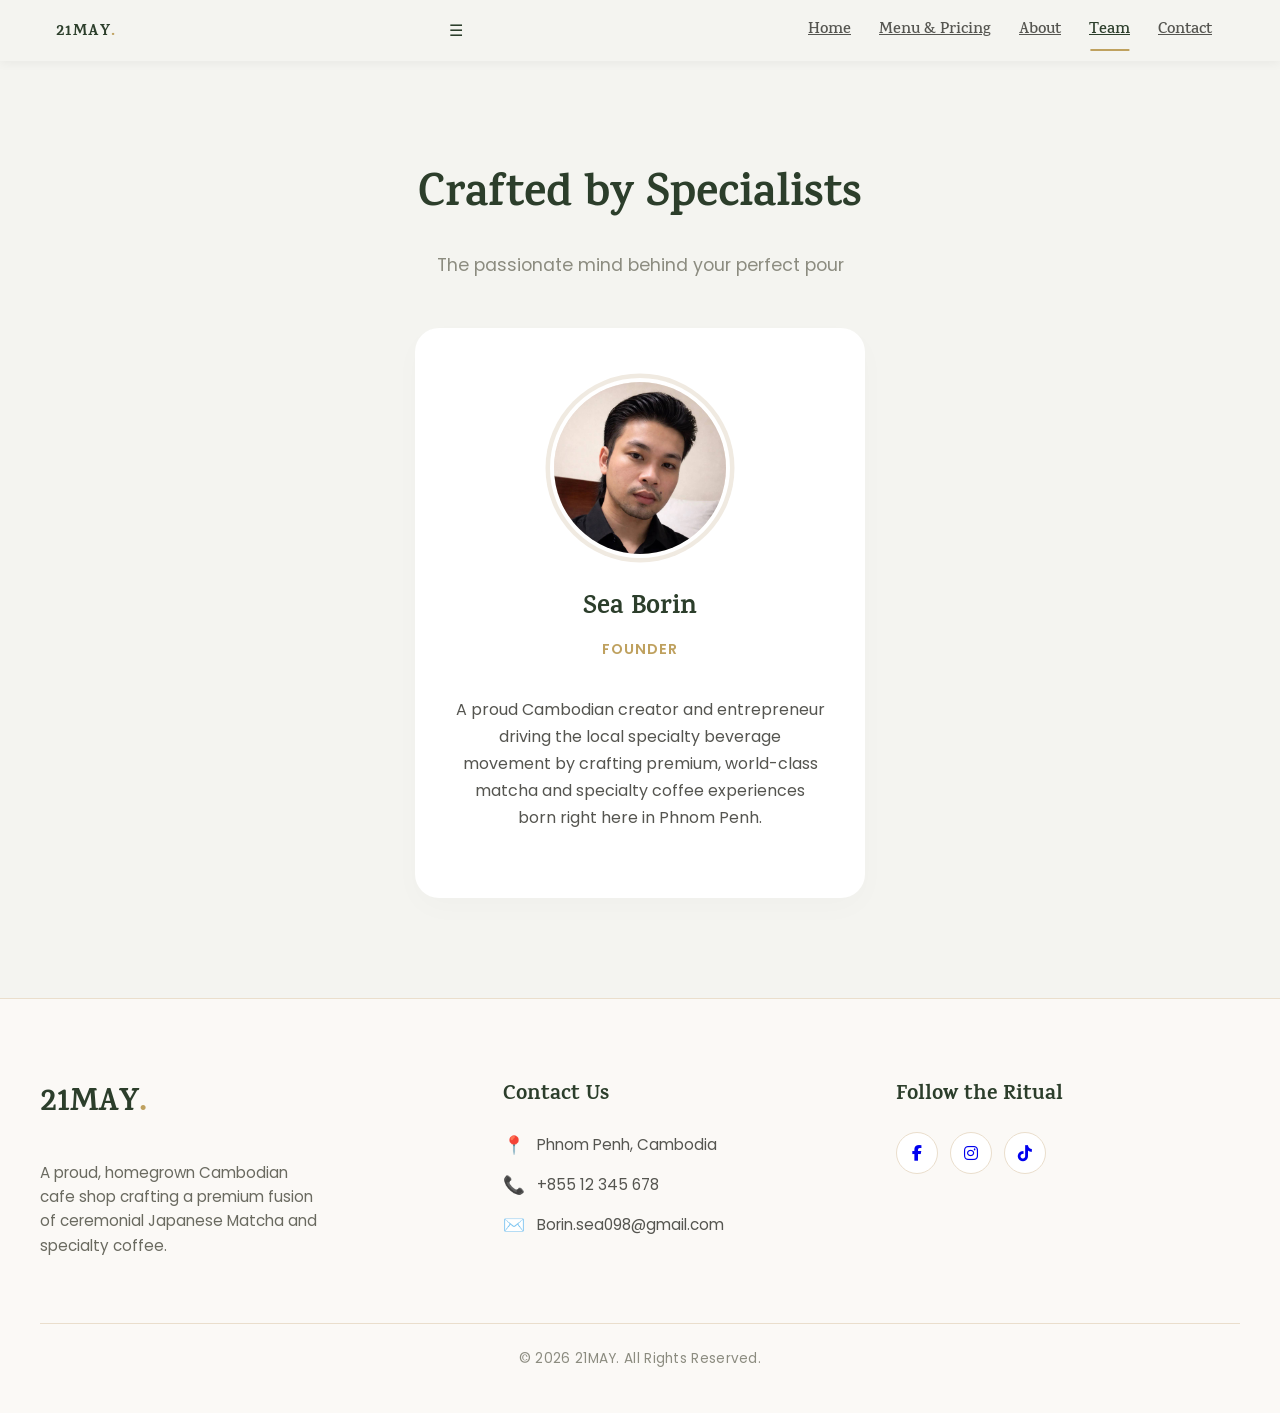
<file: team.html>
<!doctype html>
<html lang="en">
  <head>
    <title>21MAY. | Team Specialists</title>
    <meta charset="UTF-8" />
    <meta name="viewport" content="width=device-width, initial-scale=1" />
    <link
      rel="icon"
      type="image/x-icon"
      href="./images/favicon/21MAY._Logo.png"
    />
    <link
      rel="stylesheet"
      href="https://cdnjs.cloudflare.com/ajax/libs/font-awesome/6.4.2/css/all.min.css"
    />
    <link rel="stylesheet" href="https://www.w3schools.com/w3css/5/w3.css" />
    <link
      rel="stylesheet"
      href="https://fonts.googleapis.com/css?family=Karma"
    />
    <link rel="stylesheet" href="./css/style.css" />
  </head>
  <body class="creamy">
    <nav
      class="w3-sidebar w3-bar-block w3-card w3-top w3-xlarge w3-animate-left w3-hide-medium w3-hide-large custom-sidebar"
      id="mySidebar"
    >
      <a
        href="javascript:void(0)"
        onclick="w3_close()"
        class="w3-bar-item w3-button sidebar-close-btn"
        >Close &times;</a
      >
      <a
        href="index.html"
        onclick="w3_close()"
        class="w3-bar-item w3-button sidebar-link"
        >Home</a
      >
      <a
        href="menuPricing.html"
        onclick="w3_close()"
        class="w3-bar-item w3-button sidebar-link"
        >Menu & Pricing</a
      >
      <a
        href="about.html"
        onclick="w3_close()"
        class="w3-bar-item w3-button sidebar-link"
        >About</a
      >
      <a
        href="team.html"
        onclick="w3_close()"
        class="w3-bar-item w3-button sidebar-link"
        >Team</a
      >
      <a
        href="contact.html"
        onclick="w3_close()"
        class="w3-bar-item w3-button sidebar-link"
        >Contact</a
      >
    </nav>

    <div class="w3-top main-navbar">
      <div class="w3-xlarge navbar-container">
        <div class="logo-wrapper">
          <a href="index.html" class="logo-text"
            >21MAY<span class="logo-dot">.</span></a
          >
        </div>
        <div
          class="w3-button w3-hide-medium w3-hide-large nav-mobile-toggle"
          onclick="w3_open()"
        >
          ☰
        </div>
        <div class="w3-hide-small nav-links-container">
          <a
            href="index.html"
            class="w3-bar-item w3-button w3-medium custom-nav-link"
            >Home</a
          >
          <a
            href="menuPricing.html"
            class="w3-bar-item w3-button w3-medium custom-nav-link"
            >Menu & Pricing</a
          >
          <a
            href="about.html"
            class="w3-bar-item w3-button w3-medium custom-nav-link"
            >About</a
          >
          <a
            href="team.html"
            class="w3-bar-item w3-button w3-medium custom-nav-link active-nav"
            >Team</a
          >
          <a
            href="contact.html"
            class="w3-bar-item w3-button w3-medium custom-nav-link"
            >Contact</a
          >
        </div>
      </div>
    </div>

    <main>
      <section class="team-section">
        <div class="team-container">
          <h2 class="team-main-title">Crafted by Specialists</h2>
          <p class="team-subtitle">
            The passionate mind behind your perfect pour
          </p>
          <div class="team-single-layout">
            <div class="team-card">
              <div class="team-img-frame">
                <div class="team-frame-decor"></div>
                <img
                  src="./images/team/myPhoto-3.jpg"
                  alt="Sea Borin"
                  class="team-member-img"
                />
              </div>
              <h4 class="team-member-name">Sea Borin</h4>
              <span class="team-member-role">Founder</span>
              <p class="team-member-bio">
                A proud Cambodian creator and entrepreneur driving the local
                specialty beverage movement by crafting premium, world-class
                matcha and specialty coffee experiences born right here in Phnom
                Penh.
              </p>
            </div>
          </div>
        </div>
      </section>
    </main>

    <footer class="site-footer">
      <div class="footer-container">
        <div class="footer-column brand-info">
          <a href="index.html" class="footer-logo"
            >21MAY<span class="logo-dot">.</span></a
          >
          <p class="footer-tagline">
            A proud, homegrown Cambodian cafe shop crafting a premium fusion of
            ceremonial Japanese Matcha and specialty coffee.
          </p>
        </div>
        <div class="footer-column contact-details">
          <h4 class="footer-heading">Contact Us</h4>
          <ul class="footer-links-list">
            <li>
              <span class="contact-icon">📍</span
              ><span class="contact-text">Phnom Penh, Cambodia</span>
            </li>
            <li>
              <span class="contact-icon">📞</span
              ><a href="tel:+85512345678" class="contact-link"
                >+855 12 345 678</a
              >
            </li>
            <li>
              <span class="contact-icon">✉️</span
              ><a href="mailto:Borin.sea098@gmail.com" class="contact-link"
                >Borin.sea098@gmail.com</a
              >
            </li>
          </ul>
        </div>
        <div class="footer-column social-connect">
          <h4 class="footer-heading">Follow the Ritual</h4>
          <div class="social-icons-grid">
            <a href="#" class="social-btn"
              ><i class="fa-brands fa-facebook-f"></i
            ></a>
            <a href="#" class="social-btn"
              ><i class="fa-brands fa-instagram"></i
            ></a>
            <a href="#" class="social-btn"
              ><i class="fa-brands fa-tiktok"></i
            ></a>
          </div>
        </div>
      </div>
      <hr class="footer-divider" />
      <div class="footer-bottom">
        <p class="copyright-text">&copy; 2026 21MAY. All Rights Reserved.</p>
      </div>
    </footer>

    <script>
      function w3_open() {
        document.getElementById("mySidebar").style.display = "block";
      }
      function w3_close() {
        document.getElementById("mySidebar").style.display = "none";
      }
    </script>
  </body>
</html>
</file>
<file: css/style.css>
@import url("https://fonts.googleapis.com/css2?family=Koulen&family=Poppins:ital,wght=0,100;0,200;0,300;0,400;0,500;0,600;0,700;0,800;0,900;1,100;1,200;1,300;1,400;1,500;1,600;1,700;1,800;1,900&display=swap");
@import url("./section/navbar.css");
@import url("./section/sidebar.css");
@import url("./section/hero.css");
@import url("./section/menuPricing.css");
@import url("./section/about.css");
@import url("./section/team.css");
@import url("./section/footer.css");

/* Global Smooth Reset */
* {
  box-sizing: border-box;
  scroll-behavior: smooth;
}

body,
h1,
h2,
h3,
h4,
h5,
h6 {
  font-family: "Poppins", sans-serif;
  margin: 0;
  padding: 0;
}

.creamy {
  background-color: #f4f4f0;
}

/* Set standard top buffer context for fixed-navbar targets */
section {
  scroll-margin-top: 70px;
}
</file>
